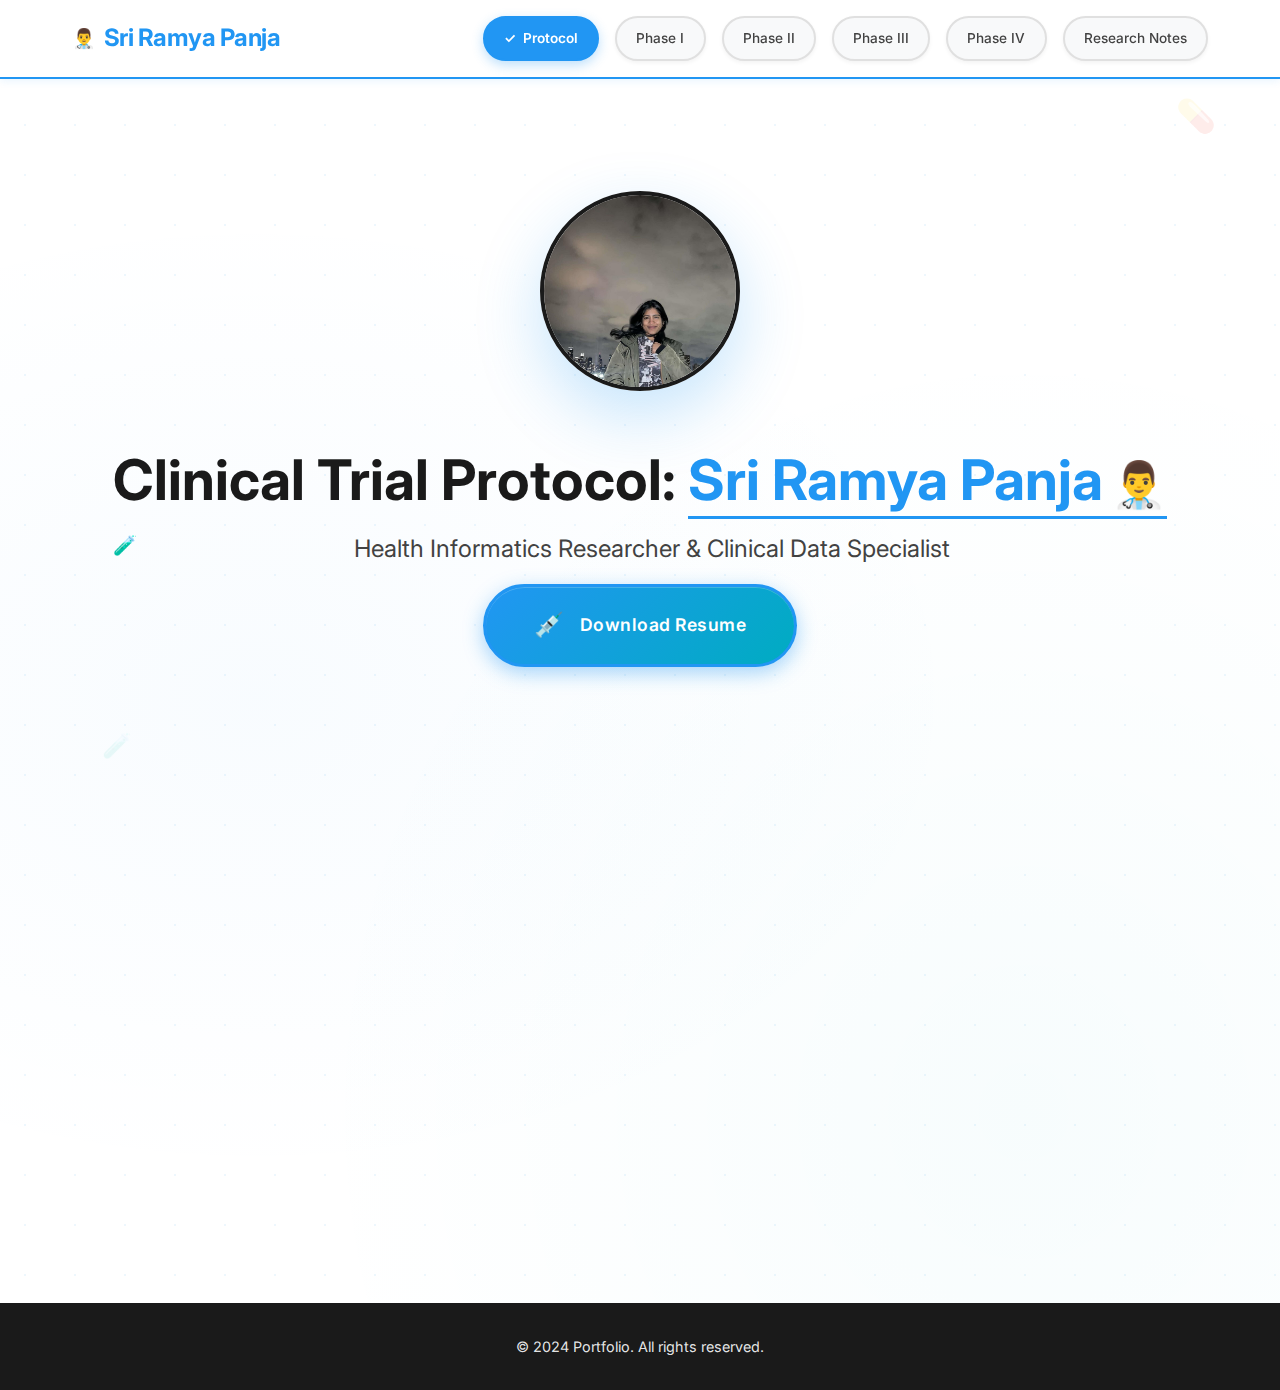
<file: index.html>
<!DOCTYPE html>
<html lang="en">
<head>
    <meta charset="UTF-8">
    <meta name="viewport" content="width=device-width, initial-scale=1.0">
    <title>Home | Sri Ramya Panja - Portfolio</title>
    <link rel="stylesheet" href="css/style.css">
    <link rel="preconnect" href="https://fonts.googleapis.com">
    <link rel="preconnect" href="https://fonts.gstatic.com" crossorigin>
    <link href="https://fonts.googleapis.com/css2?family=Inter:wght@300;400;500;600;700&display=swap" rel="stylesheet">
</head>
<body>
    <header>
        <nav>
            <div class="logo"><a href="index.html">Sri Ramya Panja</a></div>
            <ul class="nav-menu">
                <li><a href="index.html" class="active">Protocol</a></li>
                <li><a href="about.html">Phase I</a></li>
                <li><a href="skills-experience.html">Phase II</a></li>
                <li><a href="education.html">Phase III</a></li>
                <li><a href="projects.html">Phase IV</a></li>
                <li><a href="blog.html">Research Notes</a></li>
            </ul>
        </nav>
    </header>

    <main class="page-container">
        <div class="hero-section fade-in">
            <div class="hero-content">
                <div class="profile-image-container">
                    <img src="assets/images/profile.jpg" alt="Sri Ramya Panja" class="profile-image" id="profileImage">
                </div>
                <div class="hero-text">
                    <h1 class="hero-title">Clinical Trial Protocol: <span class="highlight">Sri Ramya Panja</span></h1>
                    <p class="hero-subtitle">Health Informatics Researcher & Clinical Data Specialist</p>
                    <a href="assets/documents/Master_resume_1.pdf" download class="download-resume-btn">
                        <span class="btn-text">Download Resume</span>
                    </a>
                </div>
            </div>
        </div>

        <section class="content-section slide-up">
            <h2 class="section-title">Contact & Principal Investigator Information</h2>
            <div class="contact-info-grid">
                <a href="https://www.linkedin.com/in/sriramyapanja/" target="_blank" class="contact-item">
                    <div class="contact-icon">👨‍⚕️</div>
                    <div class="contact-details">
                        <h3>Professional Network</h3>
                        <p>linkedin.com/in/sriramyapanja</p>
                    </div>
                    <div class="contact-arrow">→</div>
                </a>
                <a href="tel:+15512602365" class="contact-item">
                    <div class="contact-icon">📱</div>
                    <div class="contact-details">
                        <h3>Contact</h3>
                        <p>(551) 260-2365</p>
                    </div>
                    <div class="contact-arrow">→</div>
                </a>
                <a href="https://github.com/sriramyapanja" target="_blank" class="contact-item">
                    <div class="contact-icon">🧪</div>
                    <div class="contact-details">
                        <h3>Research Repository</h3>
                        <p>github.com/sriramyapanja</p>
                    </div>
                    <div class="contact-arrow">→</div>
                </a>
            </div>
        </section>
    </main>

    <footer>
        <p>&copy; 2024 Portfolio. All rights reserved.</p>
    </footer>

    <script src="js/main.js"></script>
</body>
</html>
</file>
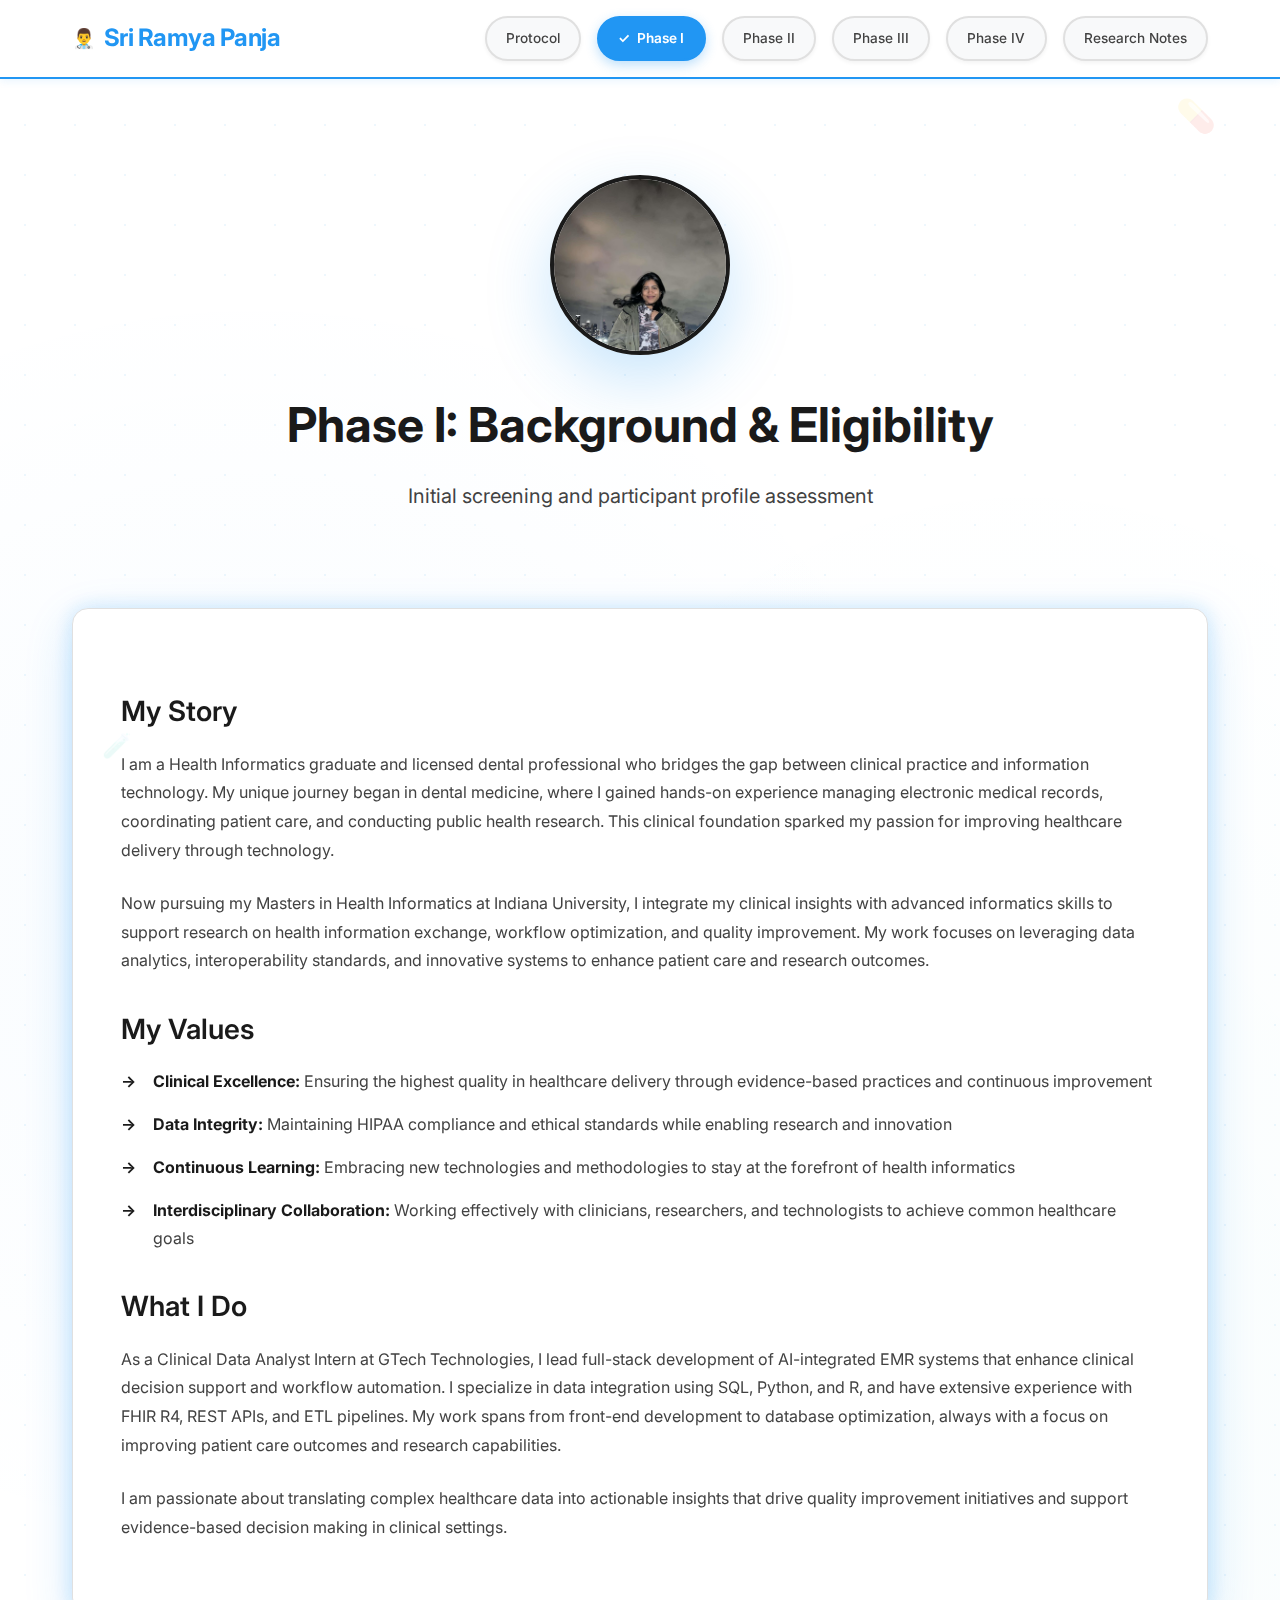
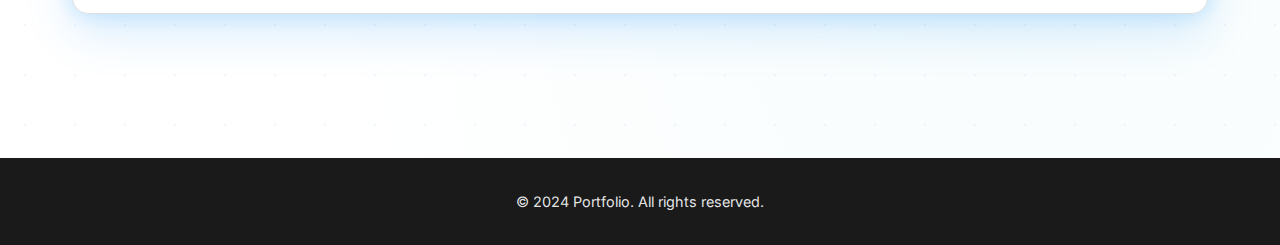
<file: about.html>
<!DOCTYPE html>
<html lang="en">
<head>
    <meta charset="UTF-8">
    <meta name="viewport" content="width=device-width, initial-scale=1.0">
    <title>About | Sri Ramya Panja - Portfolio</title>
    <link rel="stylesheet" href="css/style.css">
    <link rel="preconnect" href="https://fonts.googleapis.com">
    <link rel="preconnect" href="https://fonts.gstatic.com" crossorigin>
    <link href="https://fonts.googleapis.com/css2?family=Inter:wght@300;400;500;600;700&display=swap" rel="stylesheet">
</head>
<body>
    <header>
        <nav>
            <div class="logo"><a href="index.html">Sri Ramya Panja</a></div>
            <ul class="nav-menu">
                <li><a href="index.html">Protocol</a></li>
                <li><a href="about.html" class="active">Phase I</a></li>
                <li><a href="skills-experience.html">Phase II</a></li>
                <li><a href="education.html">Phase III</a></li>
                <li><a href="projects.html">Phase IV</a></li>
                <li><a href="blog.html">Research Notes</a></li>
            </ul>
        </nav>
    </header>

    <main class="page-container">
        <div class="page-header fade-in">
            <div class="about-header-content">
                <img src="assets/images/profile.jpg" alt="Sri Ramya Panja" class="about-profile-image">
                <div class="about-header-text">
                    <h1 class="page-title">Phase I: Background & Eligibility</h1>
                    <p class="page-subtitle">Initial screening and participant profile assessment</p>
                </div>
            </div>
        </div>

        <section class="content-section slide-up">
            <div class="about-content">
                <div class="about-text">
                    <h2>My Story</h2>
                    <p>I am a Health Informatics graduate and licensed dental professional who bridges the gap between clinical practice and information technology. My unique journey began in dental medicine, where I gained hands-on experience managing electronic medical records, coordinating patient care, and conducting public health research. This clinical foundation sparked my passion for improving healthcare delivery through technology.</p>
                    <p>Now pursuing my Masters in Health Informatics at Indiana University, I integrate my clinical insights with advanced informatics skills to support research on health information exchange, workflow optimization, and quality improvement. My work focuses on leveraging data analytics, interoperability standards, and innovative systems to enhance patient care and research outcomes.</p>
                    
                    <h2>My Values</h2>
                    <ul class="values-list">
                        <li><strong>Clinical Excellence:</strong> Ensuring the highest quality in healthcare delivery through evidence-based practices and continuous improvement</li>
                        <li><strong>Data Integrity:</strong> Maintaining HIPAA compliance and ethical standards while enabling research and innovation</li>
                        <li><strong>Continuous Learning:</strong> Embracing new technologies and methodologies to stay at the forefront of health informatics</li>
                        <li><strong>Interdisciplinary Collaboration:</strong> Working effectively with clinicians, researchers, and technologists to achieve common healthcare goals</li>
                    </ul>

                    <h2>What I Do</h2>
                    <p>As a Clinical Data Analyst Intern at GTech Technologies, I lead full-stack development of AI-integrated EMR systems that enhance clinical decision support and workflow automation. I specialize in data integration using SQL, Python, and R, and have extensive experience with FHIR R4, REST APIs, and ETL pipelines. My work spans from front-end development to database optimization, always with a focus on improving patient care outcomes and research capabilities.</p>
                    <p>I am passionate about translating complex healthcare data into actionable insights that drive quality improvement initiatives and support evidence-based decision making in clinical settings.</p>
                </div>
            </div>
        </section>
    </main>

    <footer>
        <p>&copy; 2024 Portfolio. All rights reserved.</p>
    </footer>

    <script src="js/main.js"></script>
</body>
</html>
</file>
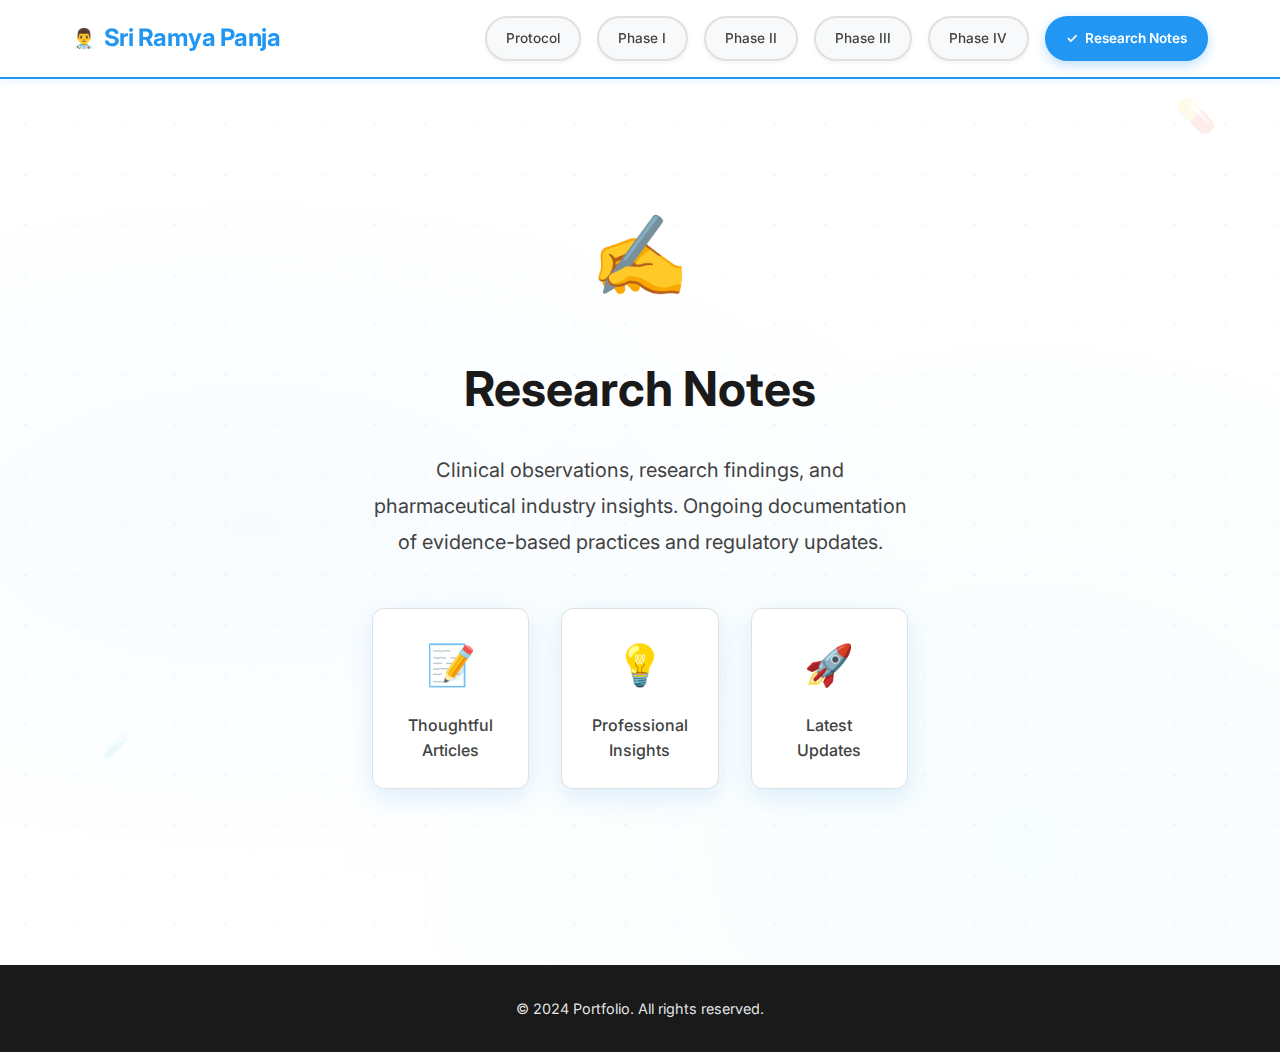
<file: blog.html>
<!DOCTYPE html>
<html lang="en">
<head>
    <meta charset="UTF-8">
    <meta name="viewport" content="width=device-width, initial-scale=1.0">
    <title>Blog | Sri Ramya Panja - Portfolio</title>
    <link rel="stylesheet" href="css/style.css">
    <link rel="preconnect" href="https://fonts.googleapis.com">
    <link rel="preconnect" href="https://fonts.gstatic.com" crossorigin>
    <link href="https://fonts.googleapis.com/css2?family=Inter:wght@300;400;500;600;700&display=swap" rel="stylesheet">
</head>
<body>
    <header>
        <nav>
            <div class="logo"><a href="index.html">Sri Ramya Panja</a></div>
            <ul class="nav-menu">
                <li><a href="index.html">Protocol</a></li>
                <li><a href="about.html">Phase I</a></li>
                <li><a href="skills-experience.html">Phase II</a></li>
                <li><a href="education.html">Phase III</a></li>
                <li><a href="projects.html">Phase IV</a></li>
                <li><a href="blog.html" class="active">Research Notes</a></li>
            </ul>
        </nav>
    </header>

    <main class="page-container">
        <div class="coming-soon-container fade-in">
            <div class="coming-soon-content">
                <div class="coming-soon-icon">✍️</div>
                <h1 class="coming-soon-title">Research Notes</h1>
                <p class="coming-soon-text">
                    Clinical observations, research findings, and pharmaceutical industry insights. 
                    Ongoing documentation of evidence-based practices and regulatory updates.
                </p>
                <div class="coming-soon-features">
                    <div class="feature-item">
                        <span class="feature-icon">📝</span>
                        <p>Thoughtful Articles</p>
                    </div>
                    <div class="feature-item">
                        <span class="feature-icon">💡</span>
                        <p>Professional Insights</p>
                    </div>
                    <div class="feature-item">
                        <span class="feature-icon">🚀</span>
                        <p>Latest Updates</p>
                    </div>
                </div>
            </div>
        </div>
    </main>

    <footer>
        <p>&copy; 2024 Portfolio. All rights reserved.</p>
    </footer>

    <script src="js/main.js"></script>
</body>
</html>
</file>
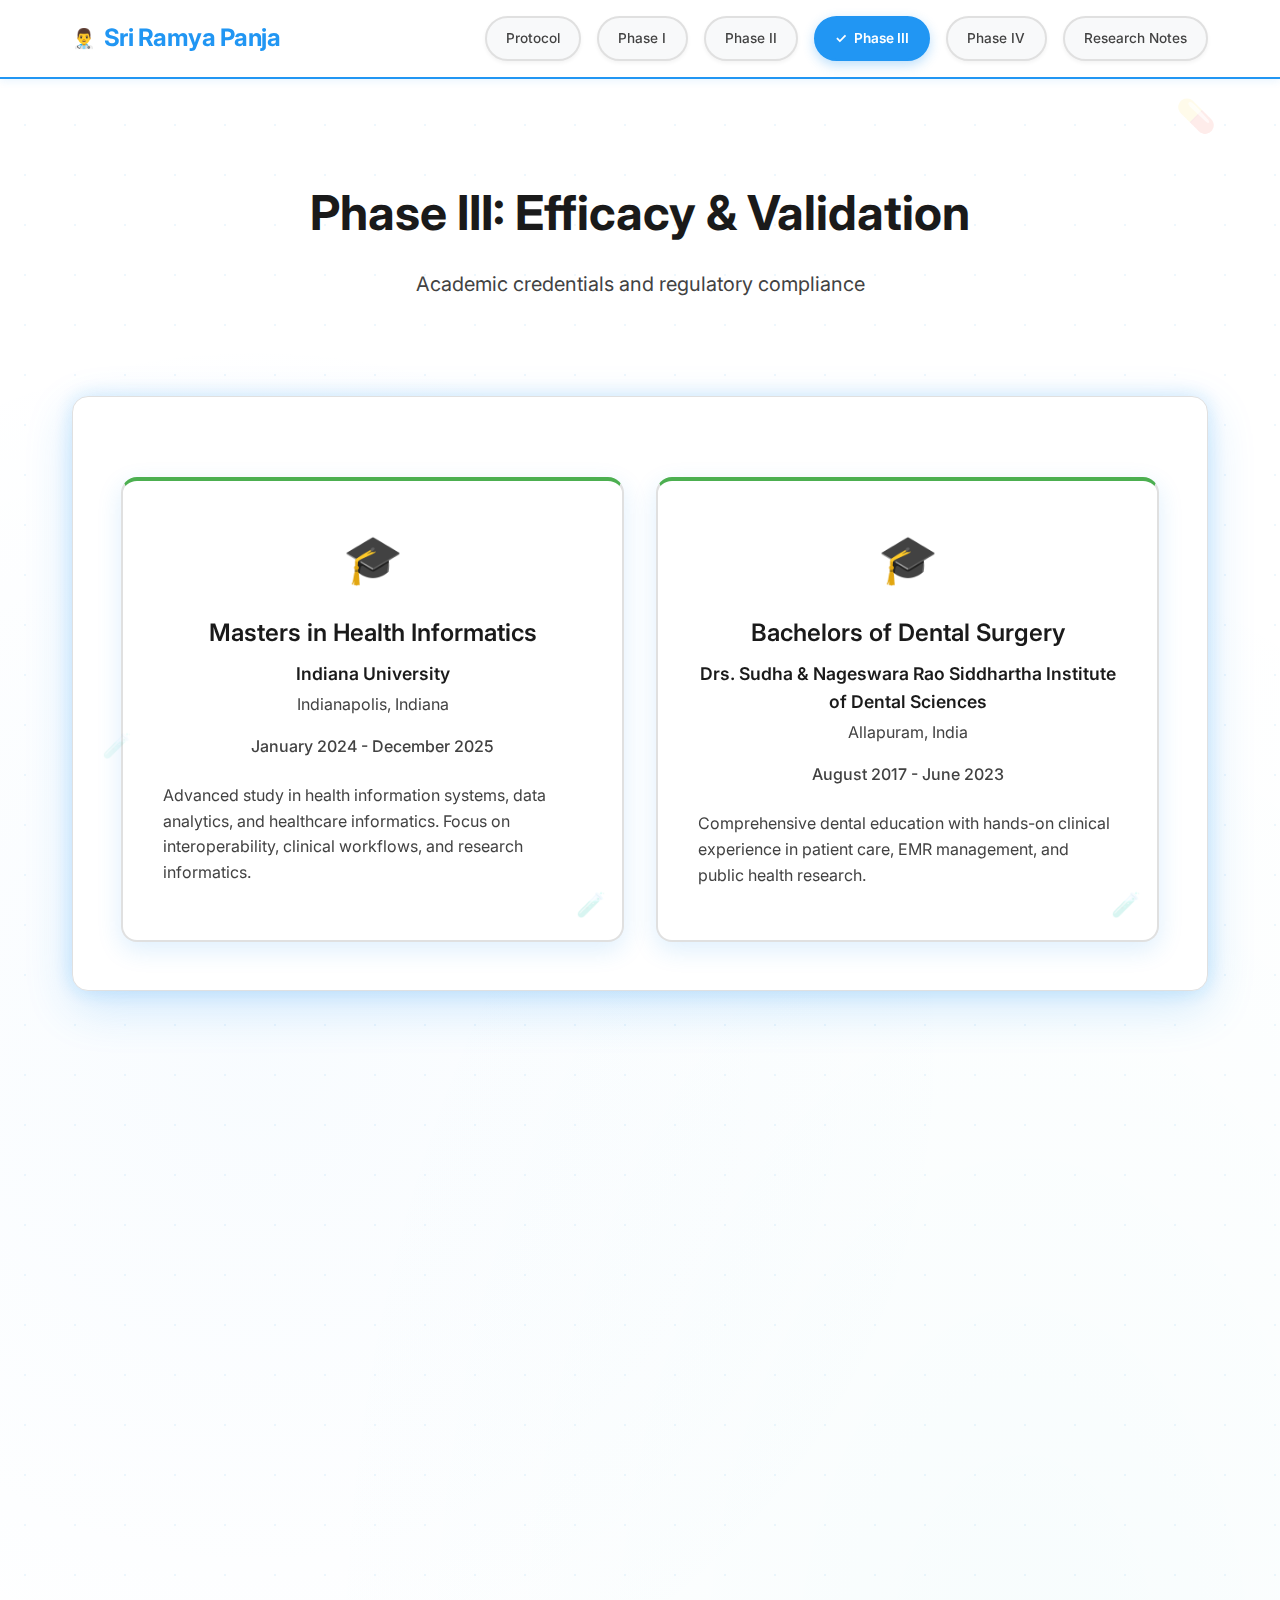
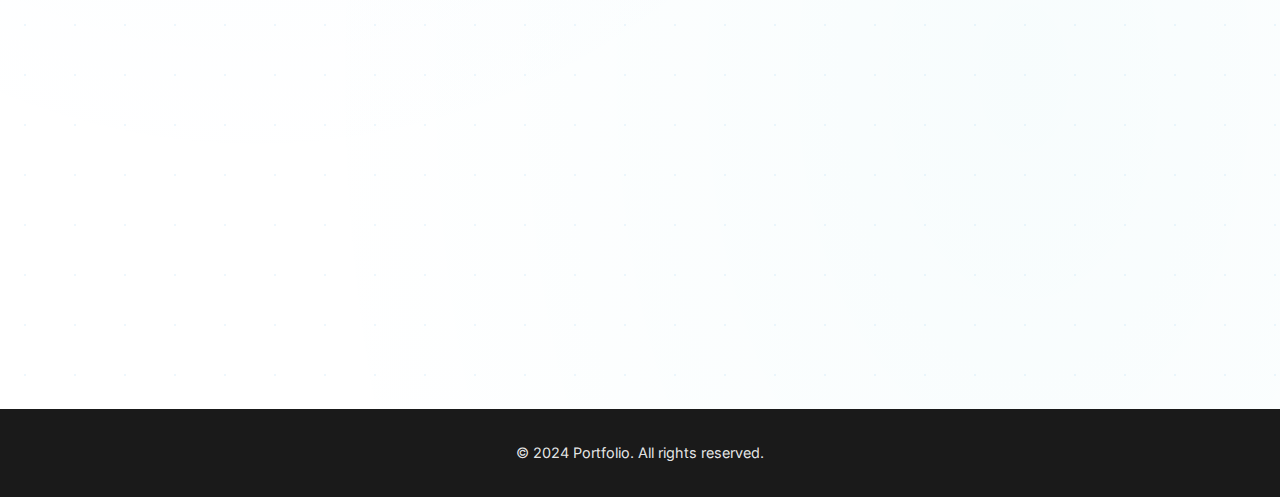
<file: education.html>
<!DOCTYPE html>
<html lang="en">
<head>
    <meta charset="UTF-8">
    <meta name="viewport" content="width=device-width, initial-scale=1.0">
    <title>Education | Sri Ramya Panja - Portfolio</title>
    <link rel="stylesheet" href="css/style.css">
    <link rel="preconnect" href="https://fonts.googleapis.com">
    <link rel="preconnect" href="https://fonts.gstatic.com" crossorigin>
    <link href="https://fonts.googleapis.com/css2?family=Inter:wght@300;400;500;600;700&display=swap" rel="stylesheet">
</head>
<body>
    <header>
        <nav>
            <div class="logo"><a href="index.html">Sri Ramya Panja</a></div>
            <ul class="nav-menu">
                <li><a href="index.html">Protocol</a></li>
                <li><a href="about.html">Phase I</a></li>
                <li><a href="skills-experience.html">Phase II</a></li>
                <li><a href="education.html" class="active">Phase III</a></li>
                <li><a href="projects.html">Phase IV</a></li>
                <li><a href="blog.html">Research Notes</a></li>
            </ul>
        </nav>
    </header>

    <main class="page-container">
        <div class="page-header fade-in">
            <h1 class="page-title">Phase III: Efficacy & Validation</h1>
            <p class="page-subtitle">Academic credentials and regulatory compliance</p>
        </div>

        <section class="content-section slide-up">
            <div class="education-grid">
                <div class="education-card">
                    <div class="education-icon">🎓</div>
                    <h3>Masters in Health Informatics</h3>
                    <p class="education-institution">Indiana University</p>
                    <p class="education-location">Indianapolis, Indiana</p>
                    <p class="education-date">January 2024 - December 2025</p>
                    <div class="education-details">
                        <p>Advanced study in health information systems, data analytics, and healthcare informatics. Focus on interoperability, clinical workflows, and research informatics.</p>
                    </div>
                </div>

                <div class="education-card">
                    <div class="education-icon">🎓</div>
                    <h3>Bachelors of Dental Surgery</h3>
                    <p class="education-institution">Drs. Sudha & Nageswara Rao Siddhartha Institute of Dental Sciences</p>
                    <p class="education-location">Allapuram, India</p>
                    <p class="education-date">August 2017 - June 2023</p>
                    <div class="education-details">
                        <p>Comprehensive dental education with hands-on clinical experience in patient care, EMR management, and public health research.</p>
                    </div>
                </div>
            </div>
        </section>

        <section class="content-section slide-up">
            <h2 class="section-title">Certifications & Professional Development</h2>
            <div class="certifications-grid">
                <div class="cert-card">
                    <h4>Harnessing the Power of Data with Power BI</h4>
                    <p class="cert-issuer">Microsoft</p>
                    <p class="cert-date">October 2025</p>
                </div>
                <div class="cert-card">
                    <h4>Preparing Data for Analysis with Microsoft Excel</h4>
                    <p class="cert-issuer">Microsoft</p>
                    <p class="cert-date">September 2025</p>
                </div>
                <div class="cert-card">
                    <h4>SQL Essential Training 2019</h4>
                    <p class="cert-issuer">LinkedIn Learning</p>
                    <p class="cert-date">Completed</p>
                </div>
                <div class="cert-card">
                    <h4>Provisional Dental Radiology Training</h4>
                    <p class="cert-issuer">American Dental Assistants Association (ADAA)</p>
                    <p class="cert-date">Completed</p>
                </div>
            </div>
            <div class="content-section-item" style="margin-top: 2rem; padding-top: 2rem; border-top: 1px solid var(--border-color);">
                <h3 style="font-size: 1.25rem; margin-bottom: 1rem; color: var(--primary-color);">Professional Memberships</h3>
                <div class="cert-card" style="background: var(--bg-secondary);">
                    <h4>American Medical Informatics Association (AMIA)</h4>
                    <p class="cert-issuer">Student Member</p>
                    <p class="cert-date">Active</p>
                </div>
            </div>
        </section>
    </main>

    <footer>
        <p>&copy; 2024 Portfolio. All rights reserved.</p>
    </footer>

    <script src="js/main.js"></script>
</body>
</html>
</file>
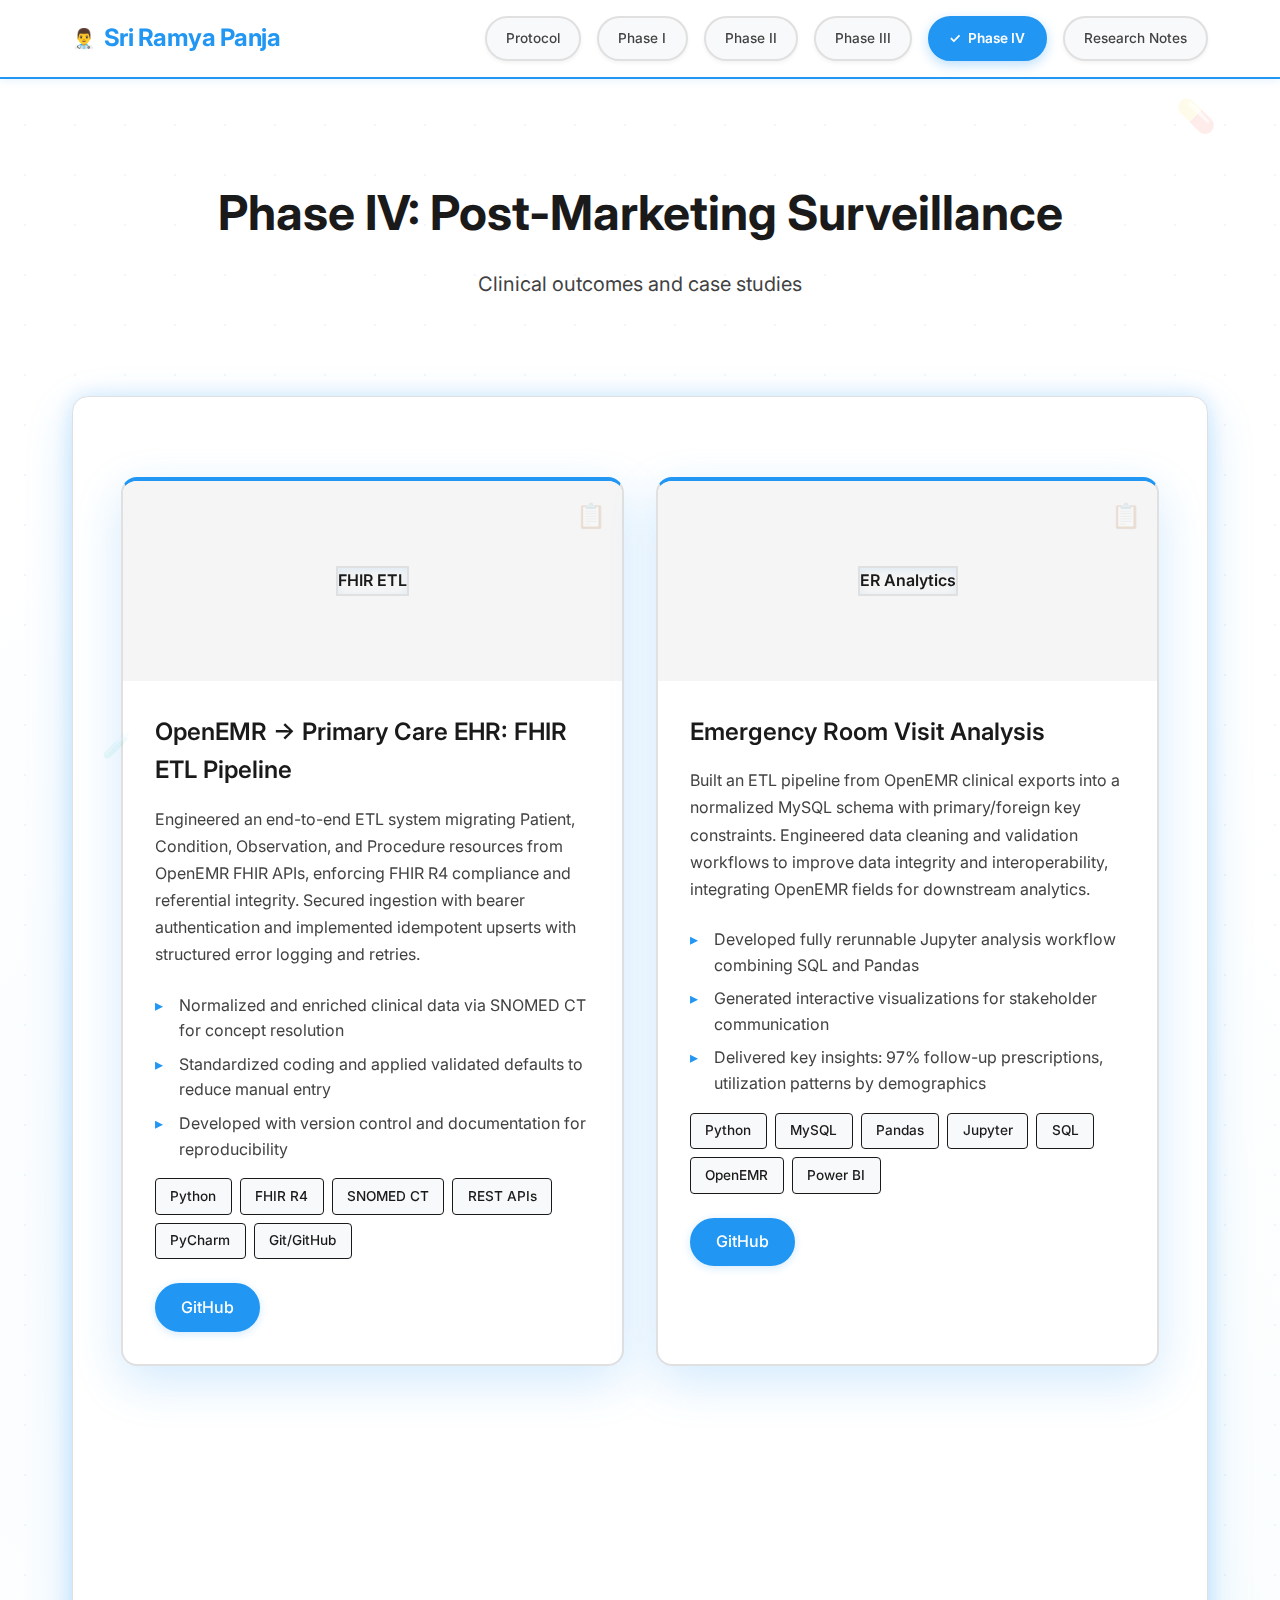
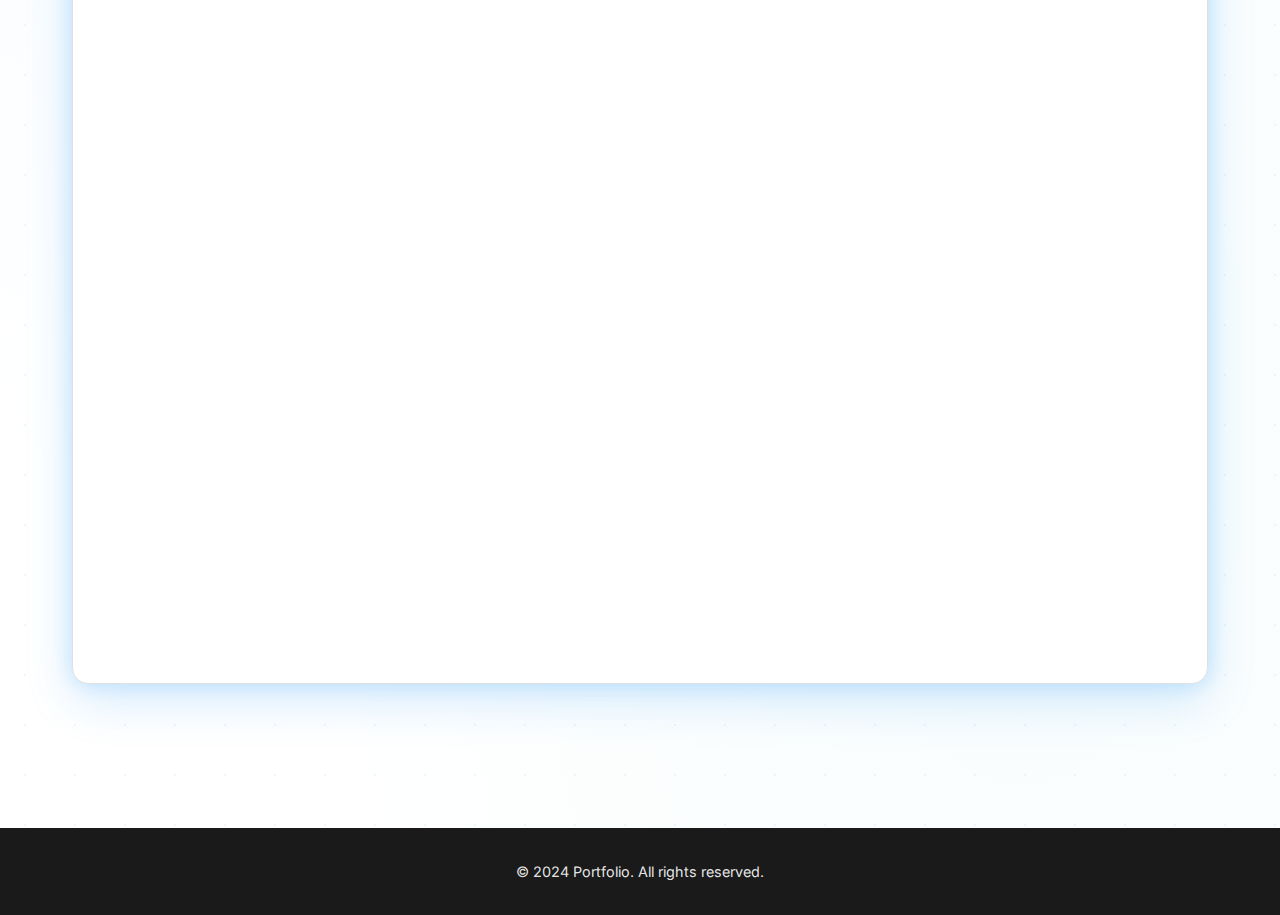
<file: projects.html>
<!DOCTYPE html>
<html lang="en">
<head>
    <meta charset="UTF-8">
    <meta name="viewport" content="width=device-width, initial-scale=1.0">
    <title>Projects | Sri Ramya Panja - Portfolio</title>
    <link rel="stylesheet" href="css/style.css">
    <link rel="preconnect" href="https://fonts.googleapis.com">
    <link rel="preconnect" href="https://fonts.gstatic.com" crossorigin>
    <link href="https://fonts.googleapis.com/css2?family=Inter:wght@300;400;500;600;700&display=swap" rel="stylesheet">
</head>
<body>
    <header>
        <nav>
            <div class="logo"><a href="index.html">Sri Ramya Panja</a></div>
            <ul class="nav-menu">
                <li><a href="index.html">Protocol</a></li>
                <li><a href="about.html">Phase I</a></li>
                <li><a href="skills-experience.html">Phase II</a></li>
                <li><a href="education.html">Phase III</a></li>
                <li><a href="projects.html" class="active">Phase IV</a></li>
                <li><a href="blog.html">Research Notes</a></li>
            </ul>
        </nav>
    </header>

    <main class="page-container">
        <div class="page-header fade-in">
            <h1 class="page-title">Phase IV: Post-Marketing Surveillance</h1>
            <p class="page-subtitle">Clinical outcomes and case studies</p>
        </div>

        <section class="content-section">
            <div class="projects-grid">
                <div class="project-card slide-up">
                    <div class="project-image">
                        <div class="project-placeholder" style="background: linear-gradient(135deg, #667eea, #764ba2); color: white; display: flex; align-items: center; justify-content: center; font-weight: 600;">FHIR ETL</div>
                    </div>
                    <div class="project-content">
                        <h3>OpenEMR → Primary Care EHR: FHIR ETL Pipeline</h3>
                        <p class="project-description">Engineered an end-to-end ETL system migrating Patient, Condition, Observation, and Procedure resources from OpenEMR FHIR APIs, enforcing FHIR R4 compliance and referential integrity. Secured ingestion with bearer authentication and implemented idempotent upserts with structured error logging and retries.</p>
                        <ul class="project-highlights" style="list-style: none; padding-left: 0; margin: 1rem 0;">
                            <li style="margin-bottom: 0.5rem; padding-left: 1.5rem; position: relative; color: var(--text-secondary);"><span style="position: absolute; left: 0; color: var(--primary-color);">▸</span> Normalized and enriched clinical data via SNOMED CT for concept resolution</li>
                            <li style="margin-bottom: 0.5rem; padding-left: 1.5rem; position: relative; color: var(--text-secondary);"><span style="position: absolute; left: 0; color: var(--primary-color);">▸</span> Standardized coding and applied validated defaults to reduce manual entry</li>
                            <li style="margin-bottom: 0.5rem; padding-left: 1.5rem; position: relative; color: var(--text-secondary);"><span style="position: absolute; left: 0; color: var(--primary-color);">▸</span> Developed with version control and documentation for reproducibility</li>
                        </ul>
                        <div class="project-technologies">
                            <span class="tech-tag">Python</span>
                            <span class="tech-tag">FHIR R4</span>
                            <span class="tech-tag">SNOMED CT</span>
                            <span class="tech-tag">REST APIs</span>
                            <span class="tech-tag">PyCharm</span>
                            <span class="tech-tag">Git/GitHub</span>
                        </div>
                        <div class="project-links">
                            <a href="https://github.com/sriramyapanja" target="_blank" class="project-link">GitHub</a>
                        </div>
                    </div>
                </div>

                <div class="project-card slide-up">
                    <div class="project-image">
                        <div class="project-placeholder" style="background: linear-gradient(135deg, #10b981, #059669); color: white; display: flex; align-items: center; justify-content: center; font-weight: 600;">ER Analytics</div>
                    </div>
                    <div class="project-content">
                        <h3>Emergency Room Visit Analysis</h3>
                        <p class="project-description">Built an ETL pipeline from OpenEMR clinical exports into a normalized MySQL schema with primary/foreign key constraints. Engineered data cleaning and validation workflows to improve data integrity and interoperability, integrating OpenEMR fields for downstream analytics.</p>
                        <ul class="project-highlights" style="list-style: none; padding-left: 0; margin: 1rem 0;">
                            <li style="margin-bottom: 0.5rem; padding-left: 1.5rem; position: relative; color: var(--text-secondary);"><span style="position: absolute; left: 0; color: var(--primary-color);">▸</span> Developed fully rerunnable Jupyter analysis workflow combining SQL and Pandas</li>
                            <li style="margin-bottom: 0.5rem; padding-left: 1.5rem; position: relative; color: var(--text-secondary);"><span style="position: absolute; left: 0; color: var(--primary-color);">▸</span> Generated interactive visualizations for stakeholder communication</li>
                            <li style="margin-bottom: 0.5rem; padding-left: 1.5rem; position: relative; color: var(--text-secondary);"><span style="position: absolute; left: 0; color: var(--primary-color);">▸</span> Delivered key insights: 97% follow-up prescriptions, utilization patterns by demographics</li>
                        </ul>
                        <div class="project-technologies">
                            <span class="tech-tag">Python</span>
                            <span class="tech-tag">MySQL</span>
                            <span class="tech-tag">Pandas</span>
                            <span class="tech-tag">Jupyter</span>
                            <span class="tech-tag">SQL</span>
                            <span class="tech-tag">OpenEMR</span>
                            <span class="tech-tag">Power BI</span>
                        </div>
                        <div class="project-links">
                            <a href="https://github.com/sriramyapanja" target="_blank" class="project-link">GitHub</a>
                        </div>
                    </div>
                </div>

                <div class="project-card slide-up">
                    <div class="project-image">
                        <div class="project-placeholder" style="background: linear-gradient(135deg, #f59e0b, #d97706); color: white; display: flex; align-items: center; justify-content: center; font-weight: 600;">ML Research</div>
                    </div>
                    <div class="project-content">
                        <h3>Assessing Risk Factors for Parkinson's Disease</h3>
                        <p class="project-description">Built an end-to-end R workflow to investigate how clinical, cognitive, and lifestyle factors relate to Parkinson's diagnosis using a public dataset. Preprocessed and profiled data, conducted statistical testing, and trained logistic regression and cluster-based models.</p>
                        <ul class="project-highlights" style="list-style: none; padding-left: 0; margin: 1rem 0;">
                            <li style="margin-bottom: 0.5rem; padding-left: 1.5rem; position: relative; color: var(--text-secondary);"><span style="position: absolute; left: 0; color: var(--primary-color);">▸</span> Engineered features and visualized key patterns</li>
                            <li style="margin-bottom: 0.5rem; padding-left: 1.5rem; position: relative; color: var(--text-secondary);"><span style="position: absolute; left: 0; color: var(--primary-color);">▸</span> Achieved strong predictive performance with rigorous evaluation</li>
                            <li style="margin-bottom: 0.5rem; padding-left: 1.5rem; position: relative; color: var(--text-secondary);"><span style="position: absolute; left: 0; color: var(--primary-color);">▸</span> Identified most informative factor clusters with actionable insights</li>
                        </ul>
                        <div class="project-technologies">
                            <span class="tech-tag">R</span>
                            <span class="tech-tag">Statistical Modeling</span>
                            <span class="tech-tag">Machine Learning</span>
                            <span class="tech-tag">Data Analysis</span>
                        </div>
                        <div class="project-links">
                            <a href="https://github.com/sriramyapanja" target="_blank" class="project-link">GitHub</a>
                        </div>
                    </div>
                </div>

                <div class="project-card slide-up">
                    <div class="project-image">
                        <div class="project-placeholder" style="background: linear-gradient(135deg, #8b5cf6, #7c3aed); color: white; display: flex; align-items: center; justify-content: center; font-weight: 600;">Stroke Risk ML</div>
                    </div>
                    <div class="project-content">
                        <h3>Stroke Risk Assessment with Machine Learning</h3>
                        <p class="project-description">Prepared and cleaned a 40,000-row clinical dataset using SQL, standardizing key variables for stroke risk modeling. Developed and compared ML models in Python, identifying top predictors and achieving 98% accuracy for targeted risk assessment.</p>
                        <ul class="project-highlights" style="list-style: none; padding-left: 0; margin: 1rem 0;">
                            <li style="margin-bottom: 0.5rem; padding-left: 1.5rem; position: relative; color: var(--text-secondary);"><span style="position: absolute; left: 0; color: var(--primary-color);">▸</span> Identified top predictors including hypertension and BMI</li>
                            <li style="margin-bottom: 0.5rem; padding-left: 1.5rem; position: relative; color: var(--text-secondary);"><span style="position: absolute; left: 0; color: var(--primary-color);">▸</span> Achieved 98% accuracy for targeted risk assessment</li>
                        </ul>
                        <div class="project-technologies">
                            <span class="tech-tag">Python</span>
                            <span class="tech-tag">SQL</span>
                            <span class="tech-tag">Machine Learning</span>
                            <span class="tech-tag">Data Cleaning</span>
                        </div>
                        <div class="project-links">
                            <a href="https://github.com/sriramyapanja" target="_blank" class="project-link">GitHub</a>
                        </div>
                    </div>
                </div>
            </div>
        </section>
    </main>

    <footer>
        <p>&copy; 2024 Portfolio. All rights reserved.</p>
    </footer>

    <script src="js/main.js"></script>
</body>
</html>
</file>
<file: css/style.css>
/* Portfolio Styles - Clinical Trial Inspired Theme */

:root {
    /* Clinical Trial Color Palette */
    --primary-color: #2196F3; /* Clinical Blue */
    --secondary-color: #00ACC1; /* Medical Cyan */
    --accent-color: #4CAF50; /* Clinical Green */
    --pill-color-primary: #2196F3;
    --pill-color-secondary: #00ACC1;
    --pill-color-accent: #4CAF50;
    --text-primary: #1A1A1A;
    --text-secondary: #424242;
    --text-light: #757575;
    --bg-primary: #FFFFFF;
    --bg-secondary: #F8F9FA;
    --bg-tertiary: #F5F5F5;
    --bg-card: #FFFFFF;
    --border-color: #E0E0E0;
    --shadow-sm: 0 2px 8px rgba(33, 150, 243, 0.1);
    --shadow-md: 0 8px 24px rgba(33, 150, 243, 0.15);
    --shadow-lg: 0 16px 48px rgba(33, 150, 243, 0.2);
    --shadow-xl: 0 24px 64px rgba(33, 150, 243, 0.25);
    --shadow-glow: 0 0 20px rgba(33, 150, 243, 0.2);
    --clinical-blue: #2196F3;
    --medical-cyan: #00ACC1;
    --clinical-green: #4CAF50;
    --lab-white: #FFFFFF;
}

* {
    margin: 0;
    padding: 0;
    box-sizing: border-box;
}

html {
    scroll-behavior: smooth;
}

body {
    font-family: 'Inter', -apple-system, BlinkMacSystemFont, 'Segoe UI', sans-serif;
    line-height: 1.6;
    color: var(--text-primary);
    background-color: var(--bg-primary);
    background-image: 
        radial-gradient(at 20% 50%, rgba(33, 150, 243, 0.03) 0px, transparent 50%),
        radial-gradient(at 80% 80%, rgba(0, 172, 193, 0.03) 0px, transparent 50%),
        url('data:image/svg+xml,<svg width="100" height="100" xmlns="http://www.w3.org/2000/svg"><circle cx="50" cy="50" r="2" fill="%232196F3" opacity="0.1"/></svg>');
    background-size: 100% 100%, 100% 100%, 50px 50px;
    font-size: 16px;
    -webkit-font-smoothing: antialiased;
    -moz-osx-font-smoothing: grayscale;
    min-height: 100vh;
    position: relative;
}

/* Clinical Trial Doodle Elements */
body::before {
    content: '💊';
    position: fixed;
    top: 10%;
    right: 5%;
    font-size: 2rem;
    opacity: 0.1;
    z-index: 0;
    pointer-events: none;
    animation: float 6s ease-in-out infinite;
}

body::after {
    content: '🧪';
    position: fixed;
    bottom: 15%;
    left: 8%;
    font-size: 1.5rem;
    opacity: 0.08;
    z-index: 0;
    pointer-events: none;
    animation: float 8s ease-in-out infinite reverse;
}

/* Header & Navigation - Clinical Trial Style */
header {
    background-color: rgba(255, 255, 255, 0.98);
    border-bottom: 2px solid var(--clinical-blue);
    padding: 1rem 0;
    position: sticky;
    top: 0;
    z-index: 1000;
    backdrop-filter: blur(10px);
    box-shadow: 0 2px 8px rgba(33, 150, 243, 0.1);
    transition: all 0.3s ease;
}

nav {
    max-width: 1200px;
    margin: 0 auto;
    display: flex;
    justify-content: space-between;
    align-items: center;
    padding: 0 2rem;
}

.logo a {
    font-size: 1.5rem;
    font-weight: 700;
    color: var(--clinical-blue);
    text-decoration: none;
    transition: all 0.3s ease;
    letter-spacing: -0.5px;
    display: flex;
    align-items: center;
    gap: 0.5rem;
}

.logo a::before {
    content: '👨‍⚕️';
    font-size: 1.2rem;
}

.logo a:hover {
    color: var(--medical-cyan);
    transform: scale(1.05);
}

.nav-menu {
    display: flex;
    list-style: none;
    gap: 1rem;
    align-items: center;
    flex-wrap: wrap;
}

.nav-menu a {
    color: var(--text-secondary);
    text-decoration: none;
    font-weight: 500;
    font-size: 0.85rem;
    position: relative;
    transition: all 0.3s cubic-bezier(0.175, 0.885, 0.32, 1.275);
    padding: 0.6rem 1.2rem;
    border-radius: 50px; /* Pill shape */
    background: var(--bg-secondary);
    border: 2px solid var(--border-color);
    display: inline-block;
    box-shadow: 0 2px 4px rgba(0, 0, 0, 0.05);
}

.nav-menu a::after {
    display: none;
}

.nav-menu a:hover {
    background: var(--clinical-blue);
    color: white;
    border-color: var(--clinical-blue);
    transform: translateY(-2px);
    box-shadow: 0 4px 12px rgba(33, 150, 243, 0.3);
}

.nav-menu a.active {
    background: var(--clinical-blue);
    color: white;
    border-color: var(--clinical-blue);
    font-weight: 600;
    box-shadow: 0 4px 12px rgba(33, 150, 243, 0.3);
}

.nav-menu a.active::before {
    content: '✓ ';
    margin-right: 0.25rem;
}

/* Main Container */
.page-container {
    max-width: 1200px;
    margin: 0 auto;
    padding: 3rem 2rem;
    min-height: calc(100vh - 200px);
}

/* Hero Section */
.hero-section {
    text-align: center;
    padding: 4rem 0 6rem;
    margin-bottom: 2rem;
}

.hero-content {
    display: flex;
    flex-direction: column;
    align-items: center;
    gap: 2rem;
}

.profile-image-container {
    position: relative;
    margin-bottom: 1rem;
}

.profile-image {
    width: 200px;
    height: 200px;
    border-radius: 50%;
    object-fit: cover;
    border: 4px solid var(--text-primary);
    box-shadow: var(--shadow-xl), 0 0 30px rgba(255, 255, 255, 0.2);
    transition: all 0.4s cubic-bezier(0.175, 0.885, 0.32, 1.275);
    animation: fadeIn 1s ease-in;
}

.profile-image:hover {
    transform: scale(1.1) rotate(2deg);
    box-shadow: var(--shadow-xl), 0 0 50px rgba(255, 255, 255, 0.3);
    border-color: rgba(255, 255, 255, 0.8);
}

.hero-text {
    text-align: center;
}

.hero-title {
    font-size: 3.5rem;
    font-weight: 700;
    color: var(--text-primary);
    margin-bottom: 1rem;
    line-height: 1.2;
}

.highlight {
    color: var(--clinical-blue);
    font-weight: 700;
    border-bottom: 3px solid var(--clinical-blue);
    padding-bottom: 2px;
    position: relative;
}

.highlight::after {
    content: '👨‍⚕️';
    margin-left: 0.5rem;
    font-size: 0.8em;
}

.hero-subtitle {
    font-size: 1.5rem;
    color: var(--text-secondary);
    font-weight: 400;
    position: relative;
    padding-left: 1.5rem;
}

.hero-subtitle::before {
    content: '🧪';
    position: absolute;
    left: 0;
    font-size: 1.2rem;
}

/* Page Header */
.page-header {
    text-align: center;
    padding: 3rem 0;
    margin-bottom: 3rem;
}

.about-header-content {
    display: flex;
    flex-direction: column;
    align-items: center;
    gap: 2rem;
}

.about-profile-image {
    width: 180px;
    height: 180px;
    border-radius: 50%;
    object-fit: cover;
    border: 4px solid var(--text-primary);
    box-shadow: var(--shadow-xl), 0 0 30px rgba(255, 255, 255, 0.2);
    transition: all 0.4s cubic-bezier(0.175, 0.885, 0.32, 1.275);
}

.about-profile-image:hover {
    transform: scale(1.1) rotate(3deg);
    box-shadow: var(--shadow-xl), 0 0 50px rgba(255, 255, 255, 0.3);
    border-color: rgba(255, 255, 255, 0.8);
}

.about-header-text {
    text-align: center;
}

.page-title {
    font-size: 3rem;
    font-weight: 700;
    color: var(--text-primary);
    margin-bottom: 1rem;
}

.page-subtitle {
    font-size: 1.25rem;
    color: var(--text-secondary);
    font-weight: 400;
}

/* Content Sections */
.content-section {
    background: var(--bg-card);
    border-radius: 16px;
    padding: 3rem;
    margin-bottom: 2rem;
    box-shadow: var(--shadow-lg), var(--shadow-glow);
    border: 1px solid var(--border-color);
    transition: all 0.4s cubic-bezier(0.175, 0.885, 0.32, 1.275);
    position: relative;
    overflow: hidden;
}

.content-section::before {
    content: '';
    position: absolute;
    top: 0;
    left: 0;
    right: 0;
    height: 2px;
    background: linear-gradient(90deg, transparent, rgba(255, 255, 255, 0.3), transparent);
    opacity: 0;
    transition: opacity 0.3s ease;
}

.content-section:hover {
    box-shadow: var(--shadow-xl), 0 0 30px rgba(255, 255, 255, 0.15);
    transform: translateY(-8px) scale(1.01);
    border-color: rgba(255, 255, 255, 0.2);
}

.content-section:hover::before {
    opacity: 1;
}

.section-title {
    font-size: 2rem;
    font-weight: 600;
    color: var(--text-primary);
    margin-bottom: 2rem;
    padding-bottom: 1rem;
    border-bottom: 3px solid var(--clinical-blue);
    position: relative;
    padding-left: 2rem;
}

.section-title::before {
    content: '📊';
    position: absolute;
    left: 0;
    font-size: 1.5rem;
}

/* Resume Section */
.resume-section {
    background: var(--bg-card);
    border-radius: 16px;
    padding: 3rem;
    box-shadow: var(--shadow-xl), var(--shadow-glow);
    border: 1px solid var(--border-color);
    position: relative;
    transition: all 0.4s ease;
}

.resume-section::before {
    content: '';
    position: absolute;
    top: -2px;
    left: -2px;
    right: -2px;
    bottom: -2px;
    background: linear-gradient(135deg, rgba(255, 255, 255, 0.1), rgba(255, 255, 255, 0.05));
    border-radius: 16px;
    z-index: -1;
    opacity: 0;
    transition: opacity 0.3s ease;
}

.resume-section:hover::before {
    opacity: 1;
}

.resume-container {
    max-width: 900px;
    margin: 0 auto;
}

.resume-header {
    display: flex;
    justify-content: space-between;
    align-items: flex-start;
    margin-bottom: 3rem;
    padding-bottom: 2rem;
    border-bottom: 2px solid var(--border-color);
    gap: 2rem;
}

.resume-profile-section {
    flex-shrink: 0;
}

.resume-profile-image {
    width: 120px;
    height: 120px;
    border-radius: 50%;
    object-fit: cover;
    border: 3px solid var(--border-color);
    box-shadow: var(--shadow-lg), var(--shadow-glow);
    transition: all 0.3s ease;
}

.resume-profile-image:hover {
    transform: scale(1.05);
    box-shadow: var(--shadow-xl), 0 0 20px rgba(255, 255, 255, 0.2);
}

.resume-name {
    flex: 1;
}

.resume-name h1 {
    font-size: 2.5rem;
    font-weight: 700;
    color: var(--text-primary);
    margin-bottom: 0.5rem;
}

.resume-name p {
    font-size: 1.25rem;
    color: var(--text-secondary);
    font-weight: 500;
}

.resume-contact {
    text-align: right;
}

.resume-contact p {
    margin-bottom: 0.5rem;
    color: var(--text-secondary);
    font-size: 0.95rem;
}

.contact-label {
    font-weight: 600;
    color: var(--text-primary);
}

.resume-section-item {
    margin-bottom: 2.5rem;
}

.resume-section-heading {
    font-size: 1.5rem;
    font-weight: 600;
    color: var(--text-primary);
    margin-bottom: 1.5rem;
    padding-bottom: 0.5rem;
    border-bottom: 2px solid var(--text-primary);
    text-shadow: 0 2px 8px rgba(255, 255, 255, 0.1);
}

.resume-entry {
    margin-bottom: 2rem;
}

.resume-entry-header {
    display: flex;
    justify-content: space-between;
    align-items: baseline;
    margin-bottom: 0.5rem;
}

.resume-entry-header h4 {
    font-size: 1.25rem;
    font-weight: 600;
    color: var(--text-primary);
}

.resume-date {
    color: var(--text-secondary);
    font-size: 0.9rem;
    font-weight: 500;
}

.resume-company {
    color: var(--text-secondary);
    font-size: 1rem;
    margin-bottom: 0.75rem;
    font-weight: 500;
}

.resume-text {
    color: var(--text-secondary);
    line-height: 1.7;
    margin-bottom: 1rem;
}

.resume-list {
    list-style: none;
    padding-left: 0;
}

.resume-list li {
    color: var(--text-secondary);
    margin-bottom: 0.75rem;
    padding-left: 1.5rem;
    position: relative;
    line-height: 1.6;
}

.resume-list li::before {
    content: '▸';
    position: absolute;
    left: 0;
    color: var(--text-primary);
    font-weight: bold;
}

/* Skills */
.skills-grid {
    display: grid;
    grid-template-columns: repeat(auto-fit, minmax(300px, 1fr));
    gap: 2rem;
    margin-top: 2rem;
}

.skill-category {
    background: var(--bg-card);
    padding: 2rem;
    border-radius: 12px;
    border: 2px solid var(--border-color);
    border-left: 4px solid var(--clinical-blue);
    box-shadow: var(--shadow-md);
    transition: all 0.3s ease;
    position: relative;
}

.skill-category::before {
    content: '💊';
    position: absolute;
    top: 1rem;
    right: 1rem;
    font-size: 1.2rem;
    opacity: 0.2;
}

.skill-category:hover {
    box-shadow: var(--shadow-lg);
    transform: translateY(-2px);
    border-left-color: var(--medical-cyan);
}

.skill-category h3 {
    font-size: 1.25rem;
    font-weight: 600;
    color: var(--text-primary);
    margin-bottom: 1.5rem;
    position: relative;
    padding-bottom: 0.75rem;
}

.skill-category h3::after {
    content: '';
    position: absolute;
    bottom: 0;
    left: 0;
    width: 40px;
    height: 3px;
    background: var(--clinical-blue);
    transition: width 0.3s ease;
    border-radius: 2px;
}

.skill-category:hover h3::after {
    width: 100%;
    background: var(--medical-cyan);
}

.skills-tags {
    display: flex;
    flex-wrap: wrap;
    gap: 0.75rem;
}

.skill-tag {
    background: var(--bg-secondary);
    color: var(--text-primary);
    padding: 0.5rem 1.2rem;
    border-radius: 50px; /* Pill shape */
    font-size: 0.85rem;
    font-weight: 500;
    transition: all 0.3s cubic-bezier(0.175, 0.885, 0.32, 1.275);
    cursor: default;
    border: 2px solid var(--border-color);
    box-shadow: 0 2px 4px rgba(0, 0, 0, 0.05);
}

.skill-tag:hover {
    transform: translateY(-2px) scale(1.05);
    box-shadow: 0 4px 12px rgba(33, 150, 243, 0.2);
    background: var(--clinical-blue);
    color: white;
    border-color: var(--clinical-blue);
}

/* Timeline */
.timeline {
    position: relative;
    padding-left: 2rem;
    margin-top: 2rem;
}

.timeline::before {
    content: '';
    position: absolute;
    left: 0;
    top: 0;
    bottom: 0;
    width: 2px;
    background: var(--text-primary);
}

.timeline-item {
    position: relative;
    margin-bottom: 3rem;
    padding-left: 3rem;
}

.timeline-marker {
    position: absolute;
    left: -1.5rem;
    top: 0.5rem;
    width: 12px;
    height: 12px;
    border-radius: 50%;
    background: var(--text-primary);
    border: 3px solid var(--bg-primary);
    box-shadow: 0 0 0 3px var(--bg-secondary);
}

.timeline-content {
    background: var(--bg-card);
    padding: 1.5rem;
    border-radius: 12px;
    border: 1px solid var(--border-color);
    box-shadow: var(--shadow-md);
    transition: all 0.4s cubic-bezier(0.175, 0.885, 0.32, 1.275);
    position: relative;
}

.timeline-content::before {
    content: '';
    position: absolute;
    top: 0;
    left: 0;
    width: 3px;
    height: 100%;
    background: var(--text-primary);
    border-radius: 12px 0 0 12px;
    opacity: 0;
    transition: opacity 0.3s ease;
}

.timeline-content:hover {
    transform: translateX(10px) translateY(-2px);
    box-shadow: var(--shadow-lg), 0 0 20px rgba(255, 255, 255, 0.1);
    border-color: rgba(255, 255, 255, 0.3);
}

.timeline-content:hover::before {
    opacity: 1;
}

.timeline-header {
    display: flex;
    justify-content: space-between;
    align-items: baseline;
    margin-bottom: 0.5rem;
}

.timeline-header h3 {
    font-size: 1.25rem;
    font-weight: 600;
    color: var(--text-primary);
}

.timeline-date {
    color: var(--text-secondary);
    font-size: 0.9rem;
    font-weight: 500;
}

.timeline-company {
    color: var(--text-secondary);
    font-weight: 500;
    margin-bottom: 1rem;
}

.timeline-list {
    list-style: none;
    padding-left: 0;
}

.timeline-list li {
    color: var(--text-secondary);
    margin-bottom: 0.5rem;
    padding-left: 1.5rem;
    position: relative;
}

.timeline-list li::before {
    content: '•';
    position: absolute;
    left: 0;
    color: var(--text-primary);
    font-weight: bold;
    font-size: 1.2rem;
}

/* Education */
.education-grid {
    display: grid;
    grid-template-columns: repeat(auto-fit, minmax(400px, 1fr));
    gap: 2rem;
    margin-top: 2rem;
}

.education-card {
    background: var(--bg-card);
    padding: 2.5rem;
    border-radius: 16px;
    border: 2px solid var(--border-color);
    border-top: 4px solid var(--clinical-green);
    text-align: center;
    box-shadow: var(--shadow-md);
    transition: all 0.4s cubic-bezier(0.175, 0.885, 0.32, 1.275);
    position: relative;
    overflow: hidden;
}

.education-card::after {
    content: '🧪';
    position: absolute;
    bottom: 1rem;
    right: 1rem;
    font-size: 1.5rem;
    opacity: 0.15;
}

.education-card::before {
    content: '';
    position: absolute;
    top: -50%;
    left: -50%;
    width: 200%;
    height: 200%;
    background: radial-gradient(circle, rgba(255, 255, 255, 0.1) 0%, transparent 70%);
    opacity: 0;
    transition: opacity 0.3s ease;
}

.education-card:hover {
    transform: translateY(-10px) scale(1.02);
    box-shadow: var(--shadow-xl), 0 0 30px rgba(255, 255, 255, 0.15);
    border-color: rgba(255, 255, 255, 0.3);
}

.education-card:hover::before {
    opacity: 1;
}

.education-icon {
    font-size: 3rem;
    margin-bottom: 1rem;
}

.education-card h3 {
    font-size: 1.5rem;
    font-weight: 600;
    color: var(--text-primary);
    margin-bottom: 0.5rem;
}

.education-institution {
    font-size: 1.1rem;
    font-weight: 600;
    color: var(--text-primary);
    margin-bottom: 0.25rem;
}

.education-location {
    color: var(--text-secondary);
    margin-bottom: 1rem;
}

.education-date {
    color: var(--text-secondary);
    font-weight: 500;
    margin-bottom: 1.5rem;
}

.education-details {
    text-align: left;
    margin-top: 1.5rem;
}

.education-details p {
    margin-bottom: 0.75rem;
    color: var(--text-secondary);
}

.coursework-list {
    list-style: none;
    padding-left: 0;
    margin-top: 0.5rem;
}

.coursework-list li {
    color: var(--text-secondary);
    margin-bottom: 0.5rem;
    padding-left: 1.5rem;
    position: relative;
}

.coursework-list li::before {
    content: '✓';
    position: absolute;
    left: 0;
    color: var(--text-primary);
    font-weight: bold;
}

/* Certifications */
.certifications-grid {
    display: grid;
    grid-template-columns: repeat(auto-fit, minmax(250px, 1fr));
    gap: 1.5rem;
    margin-top: 2rem;
}

.cert-card {
    background: var(--bg-card);
    padding: 1.5rem;
    border-radius: 12px;
    border: 1px solid var(--border-color);
    box-shadow: var(--shadow-md);
    transition: all 0.4s cubic-bezier(0.175, 0.885, 0.32, 1.275);
}

.cert-card:hover {
    transform: translateY(-6px) scale(1.03);
    box-shadow: var(--shadow-lg), 0 0 20px rgba(255, 255, 255, 0.1);
    border-color: rgba(255, 255, 255, 0.3);
}

.cert-card h4 {
    font-size: 1.1rem;
    font-weight: 600;
    color: var(--text-primary);
    margin-bottom: 0.5rem;
}

.cert-issuer {
    color: var(--text-secondary);
    font-size: 0.95rem;
    margin-bottom: 0.5rem;
}

.cert-date {
    color: var(--text-primary);
    font-size: 0.9rem;
    font-weight: 600;
}

/* Projects */
.projects-grid {
    display: grid;
    grid-template-columns: repeat(auto-fit, minmax(350px, 1fr));
    gap: 2rem;
    margin-top: 2rem;
}

.project-card {
    background: var(--bg-card);
    border-radius: 16px;
    overflow: hidden;
    border: 2px solid var(--border-color);
    border-top: 4px solid var(--clinical-blue);
    box-shadow: var(--shadow-lg);
    transition: all 0.4s cubic-bezier(0.175, 0.885, 0.32, 1.275);
    position: relative;
}

.project-card::before {
    content: '📋';
    position: absolute;
    top: 1rem;
    right: 1rem;
    font-size: 1.5rem;
    opacity: 0.2;
    z-index: 1;
}

.project-card::after {
    content: '';
    position: absolute;
    top: 0;
    left: 0;
    right: 0;
    bottom: 0;
    background: linear-gradient(135deg, rgba(255, 255, 255, 0.05) 0%, transparent 100%);
    opacity: 0;
    transition: opacity 0.3s ease;
    pointer-events: none;
}

.project-card:hover {
    transform: translateY(-12px) scale(1.02);
    box-shadow: var(--shadow-xl), 0 0 40px rgba(255, 255, 255, 0.2);
    border-color: rgba(255, 255, 255, 0.4);
}

.project-card:hover::after {
    opacity: 1;
}

.project-image {
    width: 100%;
    height: 200px;
    background: var(--bg-tertiary);
    display: flex;
    align-items: center;
    justify-content: center;
}

.project-placeholder {
    color: var(--text-secondary);
    font-size: 1rem;
    background: var(--bg-tertiary) !important;
    color: var(--text-primary) !important;
    font-weight: 600;
    border: 2px solid var(--border-color);
    box-shadow: inset var(--shadow-sm);
}

.project-content {
    padding: 2rem;
}

.project-content h3 {
    font-size: 1.5rem;
    font-weight: 600;
    color: var(--text-primary);
    margin-bottom: 1rem;
}

.project-description {
    color: var(--text-secondary);
    line-height: 1.7;
    margin-bottom: 1.5rem;
}

.project-technologies {
    display: flex;
    flex-wrap: wrap;
    gap: 0.5rem;
    margin-bottom: 1.5rem;
}

.tech-tag {
    background: var(--bg-secondary);
    color: var(--text-primary);
    padding: 0.4rem 0.9rem;
    border-radius: 4px;
    font-size: 0.85rem;
    font-weight: 500;
    border: 1px solid var(--text-primary);
}

.project-links {
    display: flex;
    gap: 1rem;
}

.project-link {
    color: white;
    text-decoration: none;
    font-weight: 500;
    padding: 0.6rem 1.5rem;
    border: 2px solid var(--clinical-blue);
    border-radius: 50px; /* Pill shape */
    transition: all 0.3s cubic-bezier(0.175, 0.885, 0.32, 1.275);
    display: inline-block;
    background: var(--clinical-blue);
    box-shadow: 0 2px 8px rgba(33, 150, 243, 0.2);
}

.project-link:hover {
    background: var(--medical-cyan);
    border-color: var(--medical-cyan);
    color: white;
    transform: translateY(-2px);
    box-shadow: 0 4px 12px rgba(0, 172, 193, 0.3);
}

/* Download Resume Button - Sophisticated Syringe Animation */
.download-resume-btn {
    display: inline-flex;
    align-items: center;
    justify-content: center;
    gap: 1rem;
    background: linear-gradient(135deg, var(--clinical-blue) 0%, var(--medical-cyan) 100%);
    color: white;
    padding: 1.2rem 3rem;
    border: 3px solid var(--clinical-blue);
    border-radius: 50px; /* Pill shape */
    text-decoration: none;
    font-weight: 600;
    font-size: 1.1rem;
    transition: all 0.4s cubic-bezier(0.175, 0.885, 0.32, 1.275);
    margin-top: 1rem;
    box-shadow: 0 6px 20px rgba(33, 150, 243, 0.4), inset 0 1px 0 rgba(255, 255, 255, 0.2);
    position: relative;
    overflow: hidden;
    min-width: 220px;
}

/* Syringe Icon Container */
.download-resume-btn::before {
    content: '💉';
    font-size: 1.5rem;
    display: inline-block;
    transition: transform 0.3s ease;
    position: relative;
    z-index: 2;
}

/* Blood Collection Animation */
.download-resume-btn::after {
    content: '';
    position: absolute;
    top: 0;
    left: -100%;
    width: 100%;
    height: 100%;
    background: linear-gradient(90deg, 
        transparent 0%, 
        rgba(220, 20, 60, 0.3) 20%, 
        rgba(220, 20, 60, 0.5) 50%, 
        rgba(220, 20, 60, 0.3) 80%, 
        transparent 100%);
    transition: left 1s ease;
    z-index: 1;
}

/* Hover State - Syringe Pulls */
.download-resume-btn:hover {
    background: linear-gradient(135deg, var(--medical-cyan) 0%, var(--clinical-blue) 100%);
    border-color: var(--medical-cyan);
    color: white;
    transform: translateY(-4px) scale(1.05);
    box-shadow: 0 10px 30px rgba(0, 172, 193, 0.5), inset 0 1px 0 rgba(255, 255, 255, 0.3);
}

.download-resume-btn:hover::before {
    transform: translateX(-5px) scale(1.1);
    animation: syringePull 1s ease-in-out infinite;
}

/* Active State - Blood Collection */
.download-resume-btn:active {
    transform: translateY(-2px) scale(1.02);
}

.download-resume-btn:active::after {
    left: 100%;
}

/* Syringe Pull Animation */
@keyframes syringePull {
    0%, 100% {
        transform: translateX(-5px) scale(1.1);
    }
    50% {
        transform: translateX(-12px) scale(1.15);
    }
}

/* Loading State for Download */
.download-resume-btn.downloading::before {
    animation: syringeCollect 1.5s ease-in-out infinite;
}

.download-resume-btn.downloading::after {
    left: 100%;
    animation: bloodFlow 1.5s ease-in-out infinite;
}

@keyframes syringeCollect {
    0% {
        transform: translateX(-5px);
    }
    50% {
        transform: translateX(-15px) scale(1.2);
    }
    100% {
        transform: translateX(-5px);
    }
}

@keyframes bloodFlow {
    0% {
        left: -100%;
        opacity: 0.5;
    }
    50% {
        left: 0%;
        opacity: 0.8;
    }
    100% {
        left: 100%;
        opacity: 0.5;
    }
}

/* Text with subtle animation */
.download-resume-btn .btn-text {
    position: relative;
    z-index: 2;
    letter-spacing: 0.5px;
}

.download-resume-btn:hover .btn-text {
    letter-spacing: 1px;
}

.download-resume-btn-small {
    padding: 0.75rem 1.5rem;
    font-size: 0.9rem;
    margin-top: 0;
}

.resume-header-section {
    display: flex;
    justify-content: space-between;
    align-items: center;
    margin-bottom: 2rem;
    gap: 1.5rem;
}

.resume-header-section .section-title {
    margin: 0;
    flex: 1;
}

@media (max-width: 768px) {
    .resume-header-section {
        flex-direction: column;
        align-items: flex-start;
        gap: 1rem;
    }

    .resume-header-section .download-resume-btn {
        width: 100%;
        text-align: center;
        justify-content: center;
    }
}

/* About Page */
.values-list {
    list-style: none;
    padding-left: 0;
    margin-top: 1rem;
}

.values-list li {
    color: var(--text-secondary);
    margin-bottom: 1rem;
    padding-left: 2rem;
    position: relative;
    line-height: 1.7;
}

.values-list li strong {
    color: var(--text-primary);
}

.values-list li::before {
    content: '→';
    position: absolute;
    left: 0;
    color: var(--text-primary);
    font-weight: bold;
}

.about-text h2 {
    font-size: 1.75rem;
    font-weight: 600;
    color: var(--text-primary);
    margin-top: 2rem;
    margin-bottom: 1rem;
}

.about-text p {
    color: var(--text-secondary);
    line-height: 1.8;
    margin-bottom: 1.5rem;
}

/* Coming Soon Page */
.coming-soon-container {
    display: flex;
    align-items: center;
    justify-content: center;
    min-height: 60vh;
}

.coming-soon-content {
    text-align: center;
    max-width: 600px;
    padding: 4rem 2rem;
}

.coming-soon-icon {
    font-size: 5rem;
    margin-bottom: 2rem;
    animation: float 3s ease-in-out infinite;
}

@keyframes float {
    0%, 100% {
        transform: translateY(0px);
    }
    50% {
        transform: translateY(-20px);
    }
}

.coming-soon-title {
    font-size: 3rem;
    font-weight: 700;
    color: var(--text-primary);
    margin-bottom: 1.5rem;
}

.coming-soon-text {
    font-size: 1.25rem;
    color: var(--text-secondary);
    line-height: 1.8;
    margin-bottom: 3rem;
}

.coming-soon-features {
    display: grid;
    grid-template-columns: repeat(auto-fit, minmax(150px, 1fr));
    gap: 2rem;
    margin-top: 3rem;
}

.feature-item {
    padding: 1.5rem;
    background: var(--bg-card);
    border-radius: 12px;
    border: 1px solid var(--border-color);
    box-shadow: var(--shadow-md);
    transition: all 0.4s cubic-bezier(0.175, 0.885, 0.32, 1.275);
}

.feature-item:hover {
    transform: translateY(-8px) scale(1.03);
    box-shadow: var(--shadow-lg), 0 0 20px rgba(255, 255, 255, 0.1);
    border-color: rgba(255, 255, 255, 0.3);
}

/* Contact Section */
.contact-info-grid {
    display: grid;
    grid-template-columns: repeat(auto-fit, minmax(280px, 1fr));
    gap: 1.5rem;
    margin-top: 2rem;
}

.contact-item {
    display: flex;
    align-items: center;
    gap: 1.5rem;
    padding: 2rem;
    background: var(--bg-card);
    border-radius: 12px;
    border: 2px solid var(--border-color);
    border-left: 4px solid var(--clinical-blue);
    box-shadow: var(--shadow-md);
    text-decoration: none;
    color: var(--text-primary);
    position: relative;
    transition: all 0.4s cubic-bezier(0.175, 0.885, 0.32, 1.275);
    overflow: hidden;
}

.contact-item::before {
    content: '';
    position: absolute;
    top: 0;
    left: -100%;
    width: 100%;
    height: 100%;
    background: linear-gradient(90deg, transparent, rgba(255, 255, 255, 0.05), transparent);
    transition: left 0.5s ease;
}

.contact-item:hover {
    transform: translateY(-6px) scale(1.02);
    box-shadow: var(--shadow-lg), 0 0 25px rgba(33, 150, 243, 0.2);
    border-left-color: var(--medical-cyan);
    border-color: var(--medical-cyan);
}

.contact-item:hover::before {
    left: 100%;
}

.contact-icon {
    font-size: 2.5rem;
    flex-shrink: 0;
    width: 60px;
    height: 60px;
    display: flex;
    align-items: center;
    justify-content: center;
    background: var(--bg-tertiary);
    border-radius: 12px;
    transition: transform 0.3s ease;
}

.contact-item:hover .contact-icon {
    transform: scale(1.1) rotate(5deg);
}

.contact-details {
    flex: 1;
}

.contact-details h3 {
    font-size: 1.25rem;
    font-weight: 600;
    color: var(--text-primary);
    margin-bottom: 0.5rem;
}

.contact-details p {
    font-size: 0.95rem;
    color: var(--text-secondary);
    margin: 0;
}

.contact-arrow {
    font-size: 1.5rem;
    color: var(--text-secondary);
    transition: all 0.3s ease;
    flex-shrink: 0;
}

.contact-item:hover .contact-arrow {
    transform: translateX(5px);
    color: var(--text-primary);
}

.feature-icon {
    font-size: 2.5rem;
    display: block;
    margin-bottom: 1rem;
}

.feature-item p {
    color: var(--text-secondary);
    font-weight: 500;
}

/* Animations */
.fade-in {
    animation: fadeIn 0.8s ease-in;
}

.slide-up {
    animation: slideUp 0.8s ease-out;
}

@keyframes fadeIn {
    from {
        opacity: 0;
    }
    to {
        opacity: 1;
    }
}

@keyframes slideUp {
    from {
        opacity: 0;
        transform: translateY(30px);
    }
    to {
        opacity: 1;
        transform: translateY(0);
    }
}

/* Footer */
footer {
    background-color: var(--text-primary);
    color: white;
    text-align: center;
    padding: 2rem;
    margin-top: 4rem;
}

footer p {
    color: rgba(255, 255, 255, 0.9);
    font-size: 0.9rem;
}

/* Responsive Design */
@media (max-width: 768px) {
    .nav-menu {
        gap: 1rem;
        font-size: 0.9rem;
    }

    .hero-content {
        flex-direction: column;
    }

    .profile-image {
        width: 150px;
        height: 150px;
    }

    .hero-title {
        font-size: 2.5rem;
    }

    .page-title {
        font-size: 2rem;
    }

    .about-header-content {
        flex-direction: column;
    }

    .about-profile-image {
        width: 150px;
        height: 150px;
    }

    .resume-header {
        flex-direction: column;
        align-items: center;
        text-align: center;
    }

    .resume-profile-image {
        width: 100px;
        height: 100px;
    }

    .page-container {
        padding: 2rem 1rem;
    }

    .content-section {
        padding: 2rem 1.5rem;
    }

    .resume-header {
        flex-direction: column;
        gap: 2rem;
    }

    .resume-contact {
        text-align: left;
    }

    .resume-entry-header {
        flex-direction: column;
        align-items: flex-start;
        gap: 0.5rem;
    }

    .education-grid,
    .projects-grid {
        grid-template-columns: 1fr;
    }

    .skills-grid {
        grid-template-columns: 1fr;
    }

    .coming-soon-features {
        grid-template-columns: 1fr;
    }

    .contact-info-grid {
        grid-template-columns: 1fr;
    }
}

@media (max-width: 480px) {
    nav {
        padding: 0 1rem;
        flex-direction: column;
        gap: 1rem;
    }

    .nav-menu {
        flex-wrap: wrap;
        justify-content: center;
        gap: 0.75rem;
    }

    .hero-title {
        font-size: 2rem;
    }

    .hero-subtitle {
        font-size: 1.2rem;
    }

    .download-resume-btn {
        padding: 0.75rem 1.5rem;
        font-size: 0.9rem;
    }
}

/* Interactive Skill Icons */
.skills-grid-interactive {
    display: grid;
    grid-template-columns: repeat(auto-fit, minmax(300px, 1fr));
    gap: 2rem;
    margin-top: 2rem;
}

.skills-icons {
    display: flex;
    flex-wrap: wrap;
    gap: 1.5rem;
    justify-content: flex-start;
    align-items: center;
}

.skill-icon-wrapper {
    display: flex;
    flex-direction: column;
    align-items: center;
    gap: 0.75rem;
    padding: 1rem;
    background: var(--bg-card);
    border-radius: 12px;
    border: 2px solid var(--border-color);
    cursor: pointer;
    transition: all 0.4s cubic-bezier(0.175, 0.885, 0.32, 1.275);
    position: relative;
    overflow: hidden;
    min-width: 100px;
    box-shadow: var(--shadow-md);
}

.skill-icon-wrapper::before {
    content: '';
    position: absolute;
    top: 0;
    left: -100%;
    width: 100%;
    height: 100%;
    background: linear-gradient(90deg, transparent, rgba(0, 0, 0, 0.05), transparent);
    transition: left 0.5s ease;
}

.skill-icon-wrapper:hover::before {
    left: 100%;
}

.skill-icon-wrapper:hover {
    border-color: rgba(255, 255, 255, 0.5);
    box-shadow: var(--shadow-xl), 0 0 25px rgba(255, 255, 255, 0.2);
    background: var(--bg-tertiary);
    transform: translateY(-6px) scale(1.05);
}

.skill-icon {
    width: 64px;
    height: 64px;
    object-fit: contain;
    filter: grayscale(20%);
    transition: all 0.3s ease;
}

.skill-icon-wrapper:hover .skill-icon {
    filter: grayscale(0%);
    transform: scale(1.1);
}

.skill-name {
    font-size: 0.9rem;
    font-weight: 500;
    color: var(--text-primary);
    text-align: center;
    transition: color 0.3s ease;
}

.skill-icon-wrapper:hover .skill-name {
    color: var(--text-primary);
    font-weight: 600;
}

/* Custom icon styles for skills without logos */
.api-icon,
.healthcare-icon,
.bi-icon,
.tool-icon {
    width: 64px;
    height: 64px;
    display: flex;
    align-items: center;
    justify-content: center;
    background: var(--text-primary);
    color: white;
    font-weight: 600;
    font-size: 0.85rem;
    border-radius: 4px;
    box-shadow: var(--shadow-md);
    transition: all 0.3s ease;
    border: 2px solid var(--text-primary);
}

.api-icon,
.healthcare-icon,
.bi-icon,
.tool-icon {
    background: var(--text-primary);
    font-size: 0.75rem;
}

.skill-icon-wrapper:hover .api-icon,
.skill-icon-wrapper:hover .healthcare-icon,
.skill-icon-wrapper:hover .bi-icon,
.skill-icon-wrapper:hover .tool-icon {
    background: white;
    color: var(--text-primary);
    transform: scale(1.1);
    box-shadow: var(--shadow-xl);
}


/* Tooltip */
.skill-tooltip {
    position: fixed;
    background: var(--text-primary);
    color: white;
    padding: 0.5rem 1rem;
    border-radius: 6px;
    font-size: 0.85rem;
    font-weight: 500;
    pointer-events: none;
    z-index: 10000;
    display: none;
    box-shadow: var(--shadow-lg);
    transform: translate(-50%, -100%);
    margin-top: -10px;
}

.skill-tooltip::after {
    content: '';
    position: absolute;
    top: 100%;
    left: 50%;
    transform: translateX(-50%);
    border: 6px solid transparent;
    border-top-color: var(--text-primary);
}

/* Ripple effect */
.skill-ripple {
    position: absolute;
    border-radius: 50%;
    background: rgba(0, 0, 0, 0.2);
    transform: scale(0);
    animation: ripple-animation 0.6s ease-out;
    pointer-events: none;
}

@keyframes ripple-animation {
    to {
        transform: scale(4);
        opacity: 0;
    }
}

/* Responsive adjustments for skill icons */
@media (max-width: 768px) {
    .skills-grid-interactive {
        grid-template-columns: 1fr;
    }
    
    .skills-icons {
        justify-content: center;
    }
    
    .skill-icon-wrapper {
        min-width: 90px;
    }
    
    .skill-icon {
        width: 56px;
        height: 56px;
    }
    
    .api-icon,
    .healthcare-icon,
    .bi-icon,
    .tool-icon {
        width: 56px;
        height: 56px;
        font-size: 0.75rem;
    }
}
</file>
